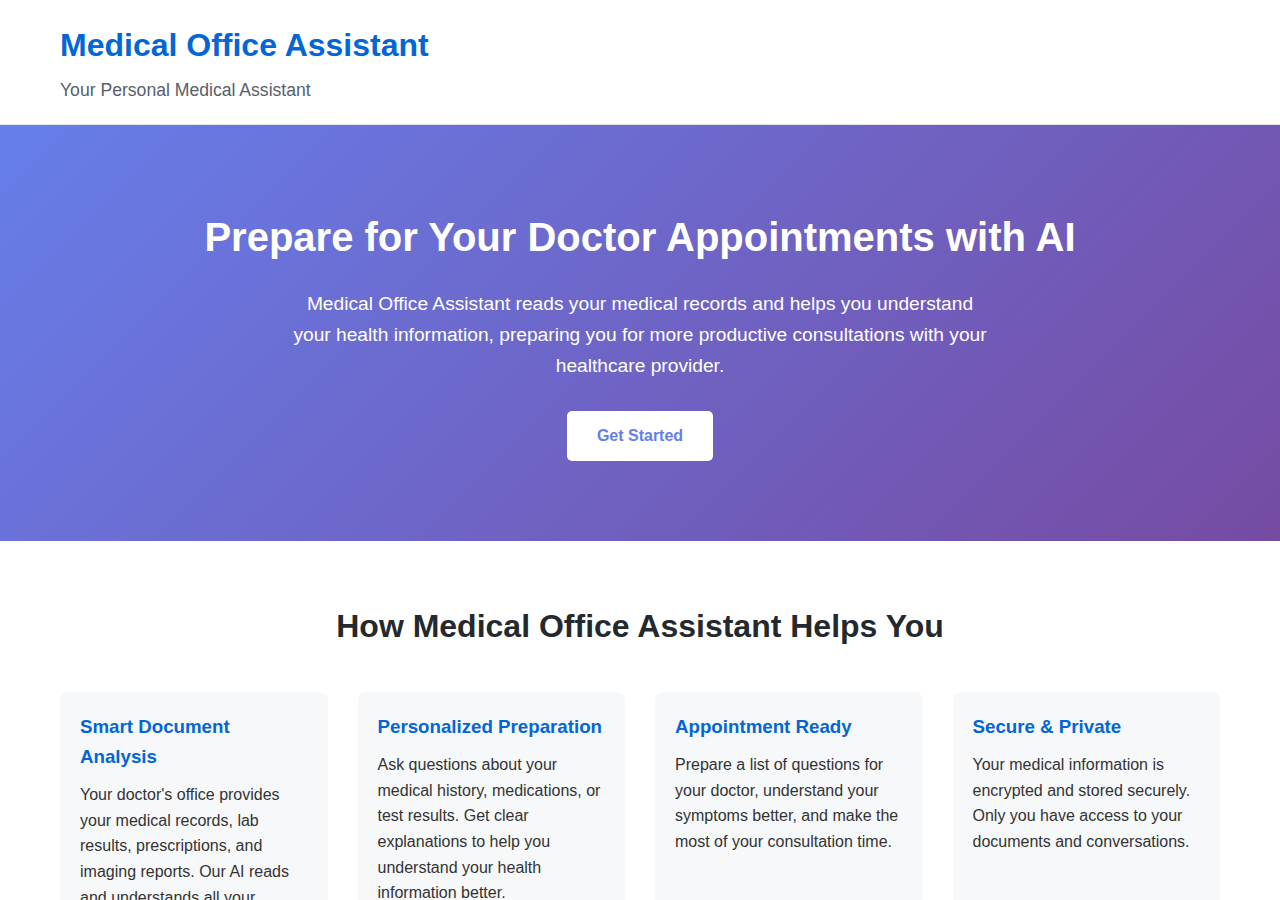
<file: www/index.html>
<!DOCTYPE html>
<html lang="en">
<head>
    <meta charset="UTF-8">
    <meta name="viewport" content="width=device-width, initial-scale=1.0">
    <title>AI Office - Medical Assistant Application</title>
    <style>
        body, html {
            margin: 0;
            padding: 0;
            height: 100%;
            overflow: hidden;
        }
        iframe {
            width: 100%;
            height: 100%;
            border: none;
            display: block;
        }
    </style>
</head>
<body>
    <iframe src="pg_index/" title="AI Office"></iframe>
</body>
</html>
</file>
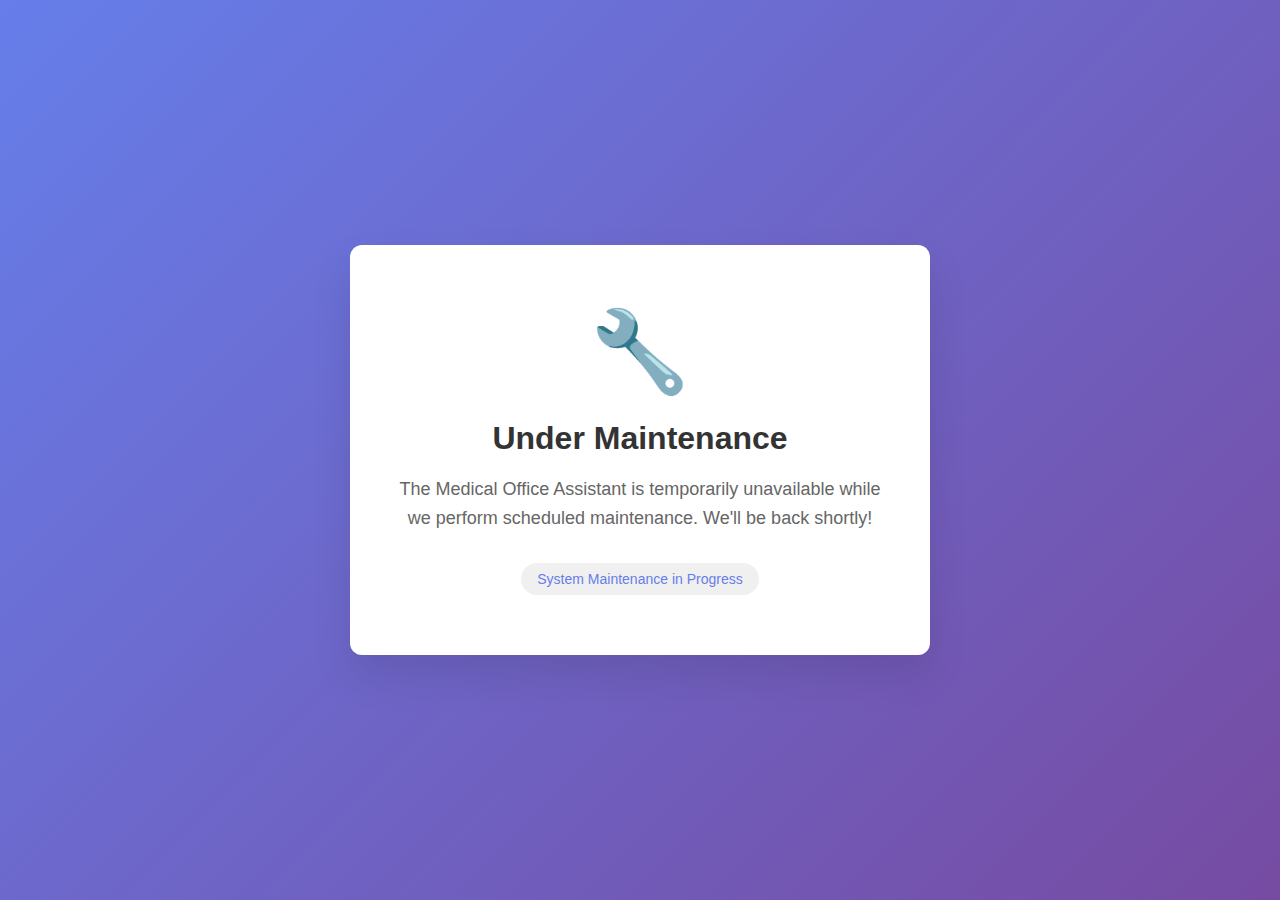
<file: www_down/index.html>
<!DOCTYPE html>
<html lang="en">
<head>
    <meta charset="UTF-8">
    <meta name="viewport" content="width=device-width, initial-scale=1.0">
    <title>Medical Office Assistant - Under Maintenance</title>
    <style>
        body {
            margin: 0;
            padding: 0;
            font-family: -apple-system, BlinkMacSystemFont, 'Segoe UI', Roboto, 'Helvetica Neue', Arial, sans-serif;
            background: linear-gradient(135deg, #667eea 0%, #764ba2 100%);
            min-height: 100vh;
            display: flex;
            align-items: center;
            justify-content: center;
        }
        .maintenance-container {
            background: white;
            border-radius: 12px;
            box-shadow: 0 20px 40px rgba(0, 0, 0, 0.1);
            padding: 60px 40px;
            max-width: 500px;
            text-align: center;
        }
        .icon {
            font-size: 80px;
            margin-bottom: 20px;
        }
        h1 {
            color: #333;
            font-size: 32px;
            margin-bottom: 16px;
            font-weight: 600;
        }
        p {
            color: #666;
            font-size: 18px;
            line-height: 1.6;
            margin-bottom: 30px;
        }
        .status {
            display: inline-block;
            background: #f0f0f0;
            padding: 8px 16px;
            border-radius: 20px;
            color: #667eea;
            font-weight: 500;
            font-size: 14px;
        }
    </style>
</head>
<body>
    <div class="maintenance-container">
        <div class="icon">🔧</div>
        <h1>Under Maintenance</h1>
        <p>
            The Medical Office Assistant is temporarily unavailable while we perform scheduled maintenance.
            We'll be back shortly!
        </p>
        <div class="status">System Maintenance in Progress</div>
    </div>
</body>
</html>
</file>
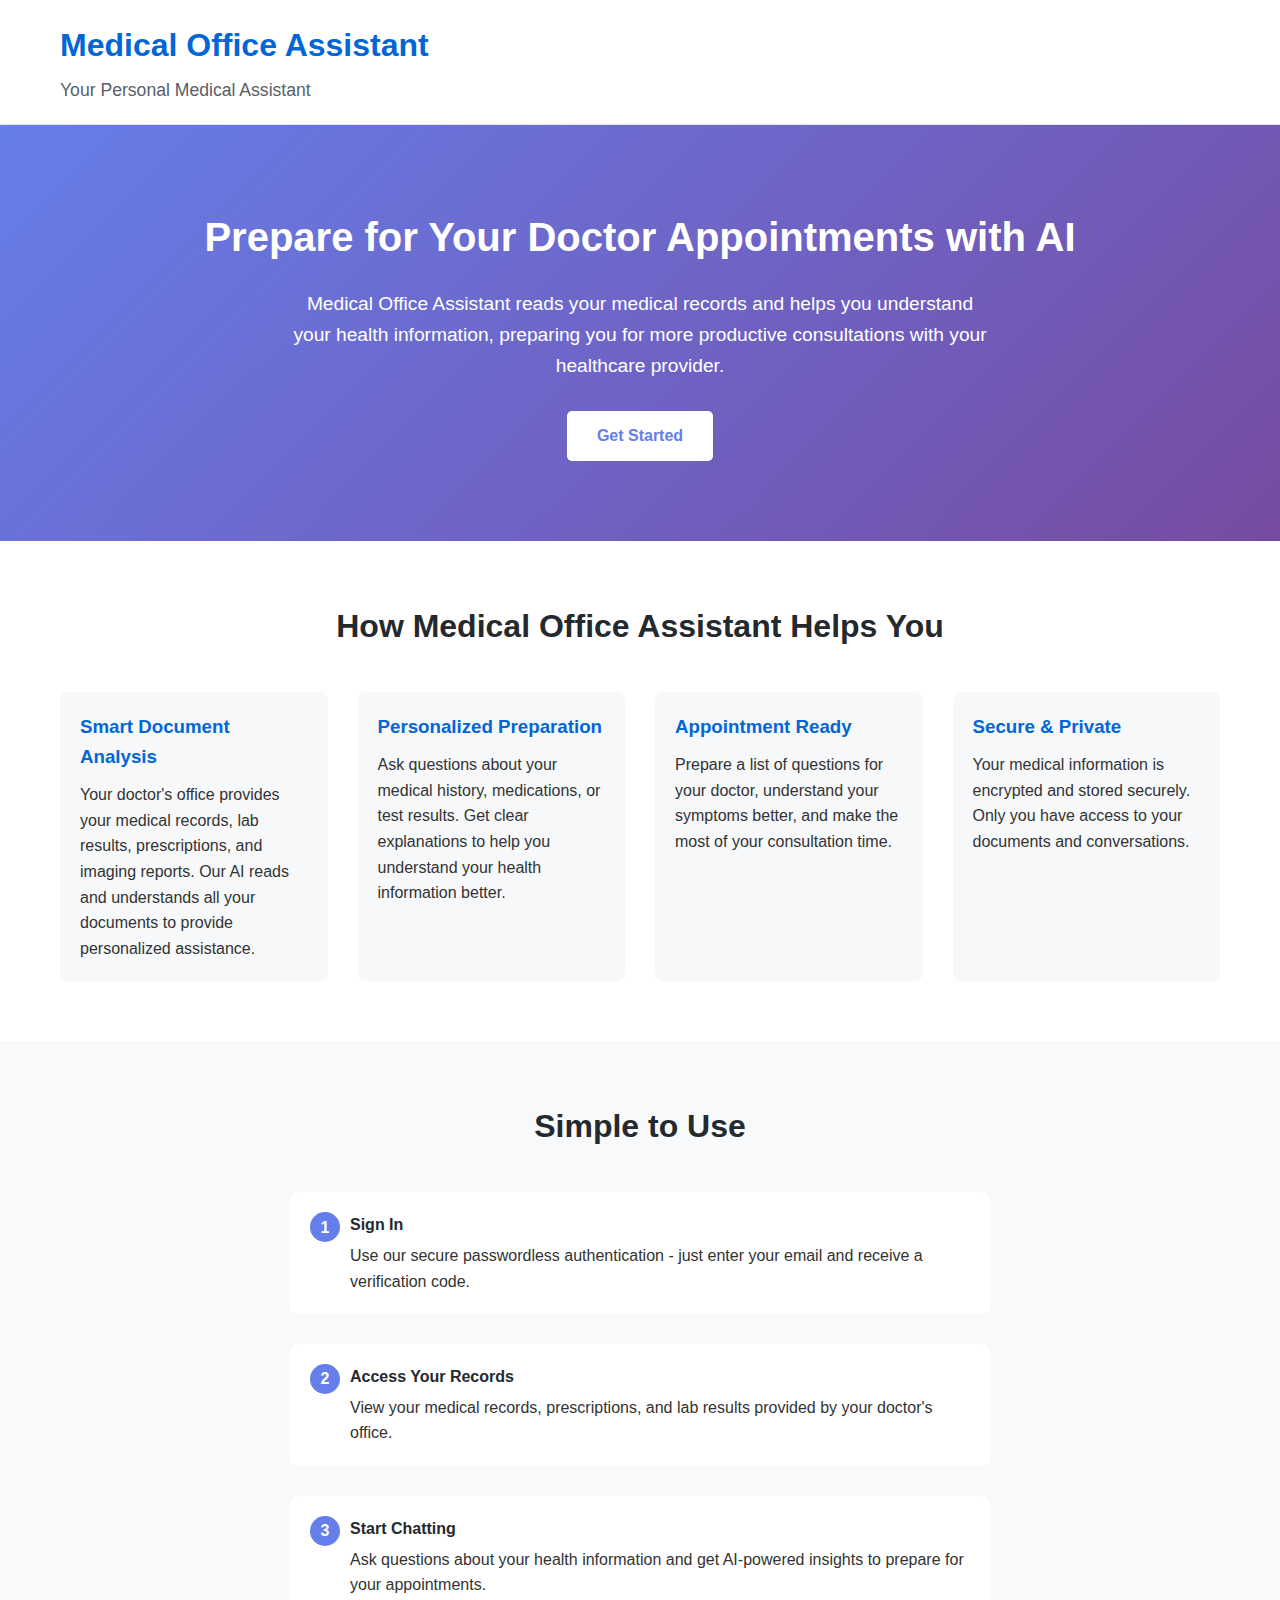
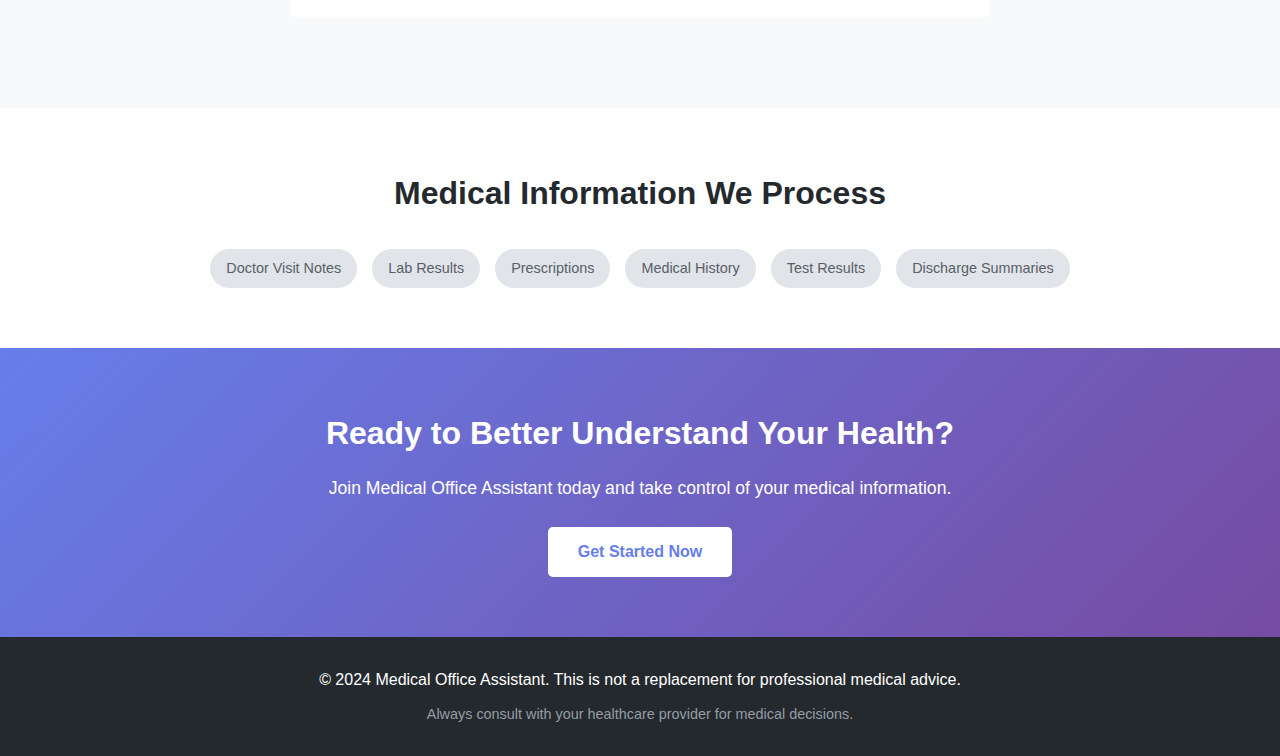
<file: www/pg_index/index.html>
<!DOCTYPE html>
<html lang="en">
<head>
    <meta charset="UTF-8">
    <meta name="viewport" content="width=device-width, initial-scale=1.0">
    <title>Medical Office Assistant</title>
    <link rel="stylesheet" href="style.css">
</head>
<body>
    <header>
        <div class="container">
            <h1>Medical Office Assistant</h1>
            <p class="tagline">Your Personal Medical Assistant</p>
        </div>
    </header>

    <main>
        <section class="hero">
            <div class="container">
                <h2>Prepare for Your Doctor Appointments with AI</h2>
                <p class="lead">Medical Office Assistant reads your medical records and helps you understand your health information, preparing you for more productive consultations with your healthcare provider.</p>
                <a href="../pg_login/" class="btn-primary">Get Started</a>
            </div>
        </section>

        <section class="features">
            <div class="container">
                <h2>How Medical Office Assistant Helps You</h2>
                <div class="feature-grid">
                    <div class="feature">
                        <h3>Smart Document Analysis</h3>
                        <p>Your doctor's office provides your medical records, lab results, prescriptions, and imaging reports. Our AI reads and understands all your documents to provide personalized assistance.</p>
                    </div>
                    <div class="feature">
                        <h3>Personalized Preparation</h3>
                        <p>Ask questions about your medical history, medications, or test results. Get clear explanations to help you understand your health information better.</p>
                    </div>
                    <div class="feature">
                        <h3>Appointment Ready</h3>
                        <p>Prepare a list of questions for your doctor, understand your symptoms better, and make the most of your consultation time.</p>
                    </div>
                    <div class="feature">
                        <h3>Secure & Private</h3>
                        <p>Your medical information is encrypted and stored securely. Only you have access to your documents and conversations.</p>
                    </div>
                </div>
            </div>
        </section>

        <section class="how-it-works">
            <div class="container">
                <h2>Simple to Use</h2>
                <ol class="steps">
                    <li>
                        <strong>Sign In</strong>
                        <p>Use our secure passwordless authentication - just enter your email and receive a verification code.</p>
                    </li>
                    <li>
                        <strong>Access Your Records</strong>
                        <p>View your medical records, prescriptions, and lab results provided by your doctor's office.</p>
                    </li>
                    <li>
                        <strong>Start Chatting</strong>
                        <p>Ask questions about your health information and get AI-powered insights to prepare for your appointments.</p>
                    </li>
                </ol>
            </div>
        </section>

        <section class="supported-docs">
            <div class="container">
                <h2>Medical Information We Process</h2>
                <div class="doc-types">
                    <span class="doc-type">Doctor Visit Notes</span>
                    <span class="doc-type">Lab Results</span>
                    <span class="doc-type">Prescriptions</span>
                    <span class="doc-type">Medical History</span>
                    <span class="doc-type">Test Results</span>
                    <span class="doc-type">Discharge Summaries</span>
                </div>
            </div>
        </section>

        <section class="cta">
            <div class="container">
                <h2>Ready to Better Understand Your Health?</h2>
                <p>Join Medical Office Assistant today and take control of your medical information.</p>
                <a href="../pg_login/" class="btn-primary">Get Started Now</a>
            </div>
        </section>
    </main>

    <footer>
        <div class="container">
            <p>&copy; 2024 Medical Office Assistant. This is not a replacement for professional medical advice.</p>
            <p class="disclaimer">Always consult with your healthcare provider for medical decisions.</p>
        </div>
    </footer>

    <script src="app.js"></script>
</body>
</html>
</file>
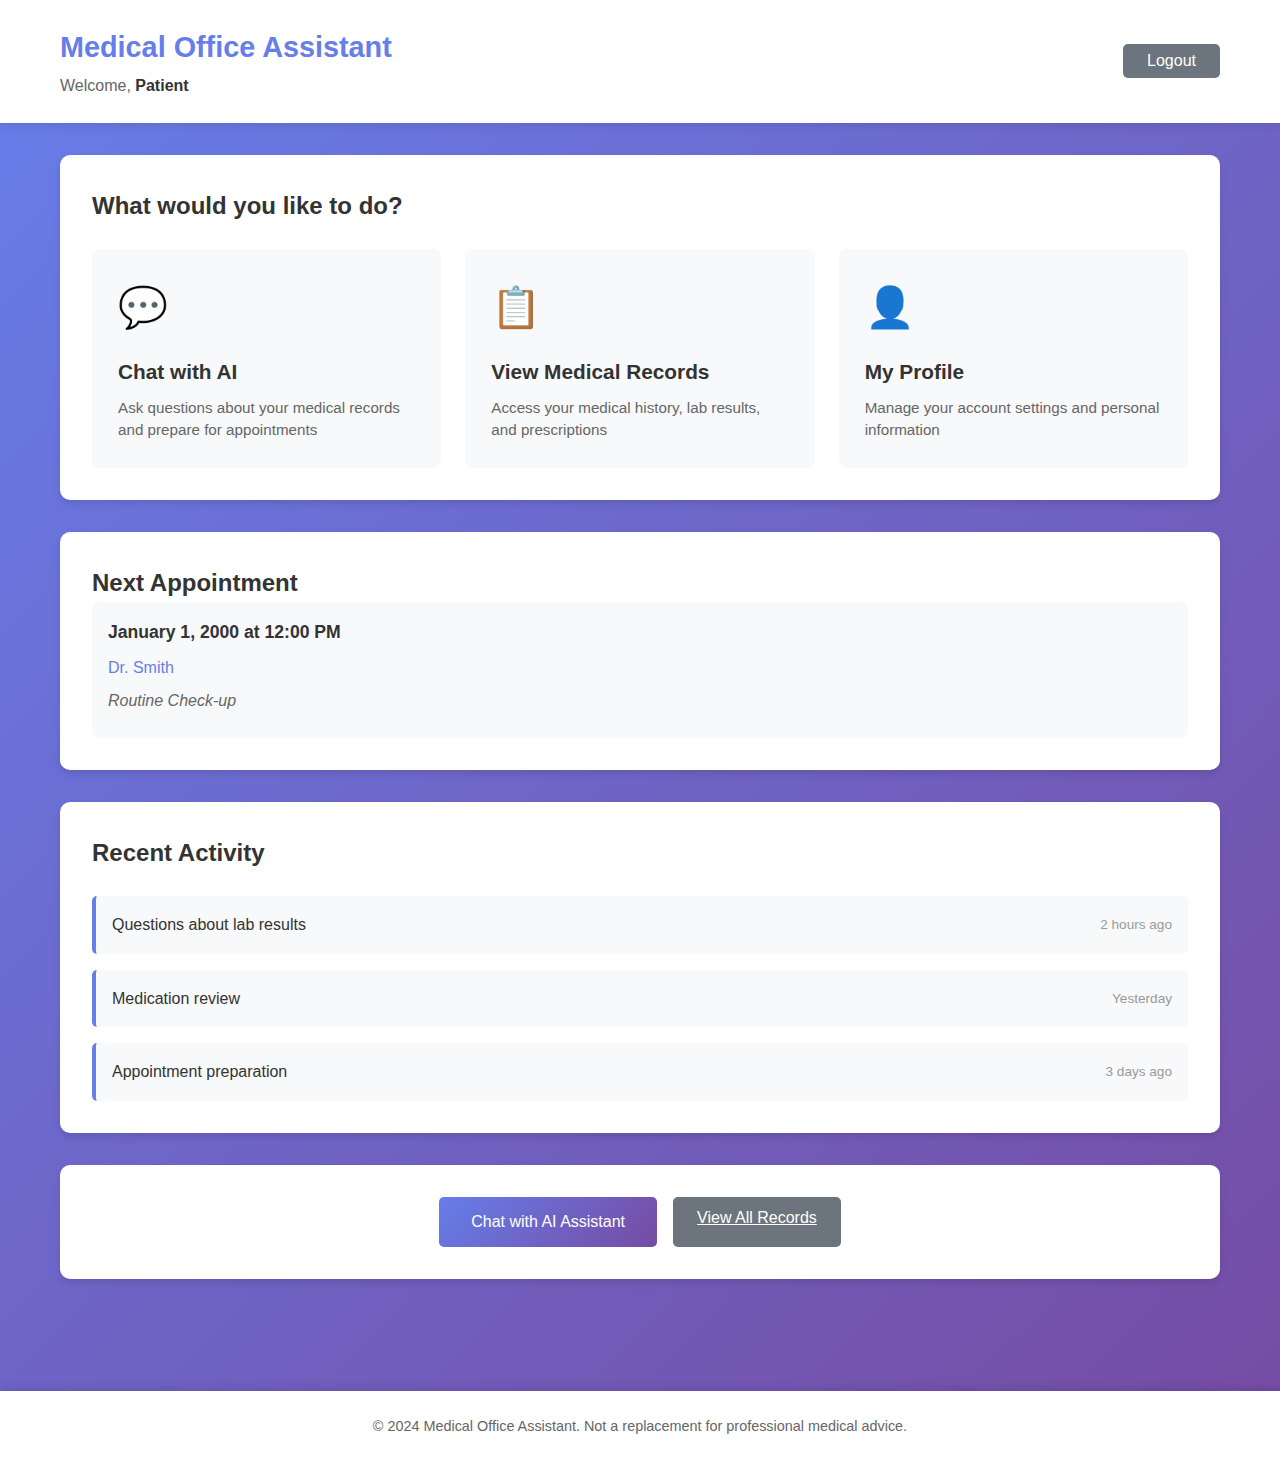
<file: www/pg_main/index.html>
<!DOCTYPE html>
<html lang="en">
<head>
    <meta charset="UTF-8">
    <meta name="viewport" content="width=device-width, initial-scale=1.0">
    <title>Dashboard - Medical Office Assistant</title>
    <link rel="stylesheet" href="style.css">
</head>
<body>
    <header>
        <div class="container">
            <div class="header-content">
                <div class="logo-section">
                    <h1>Medical Office Assistant</h1>
                    <p class="welcome">Welcome, <span id="userName">Patient</span></p>
                </div>
                <div class="header-actions">
                    <button id="authBtn" class="btn-secondary">Logout</button>
                </div>
            </div>
        </div>
    </header>

    <main>
        <div class="container">
            <section class="main-actions">
                <h2>What would you like to do?</h2>
                <div class="action-cards">
                    <a href="../pg_chat/" class="action-card">
                        <div class="card-icon">💬</div>
                        <h3>Chat with AI</h3>
                        <p>Ask questions about your medical records and prepare for appointments</p>
                    </a>
                    <a href="../pg_records/" class="action-card">
                        <div class="card-icon">📋</div>
                        <h3>View Medical Records</h3>
                        <p>Access your medical history, lab results, and prescriptions</p>
                    </a>
                    <a href="../pg_profile/" class="action-card">
                        <div class="card-icon">👤</div>
                        <h3>My Profile</h3>
                        <p>Manage your account settings and personal information</p>
                    </a>
                </div>
            </section>

            <section class="next-appointment">
                <h2 id="appointmentHeading">Next Appointment</h2>
                <div id="appointmentInfo" class="appointment-card">
                    <div class="appointment-details">
                        <p class="appointment-date" id="appointmentDate">January 1, 2000 at 12:00 PM</p>
                        <p class="appointment-doctor" id="appointmentDoctor">Dr. Smith</p>
                        <p class="appointment-type" id="appointmentType">Routine Check-up</p>
                        <p class="appointment-location" id="appointmentLocation" style="display: none;"></p>
                    </div>
                </div>
                <div class="no-appointment" id="noAppointment" style="display: none;">
                    <p>(none)</p>
                </div>
            </section>

            <section class="recent-activity">
                <h2>Recent Activity</h2>
                <div id="recentChats" class="recent-chats">
                    <div class="chat-item">
                        <div class="chat-title">Questions about lab results</div>
                        <div class="chat-time">2 hours ago</div>
                    </div>
                    <div class="chat-item">
                        <div class="chat-title">Medication review</div>
                        <div class="chat-time">Yesterday</div>
                    </div>
                    <div class="chat-item">
                        <div class="chat-title">Appointment preparation</div>
                        <div class="chat-time">3 days ago</div>
                    </div>
                </div>
            </section>

            <section class="quick-actions">
                <a href="../pg_chat/" class="btn-primary">Chat with AI Assistant</a>
                <a href="../pg_records/" class="btn-secondary">View All Records</a>
            </section>
        </div>
    </main>

    <footer>
        <div class="container">
            <p>&copy; 2024 Medical Office Assistant. Not a replacement for professional medical advice.</p>
        </div>
    </footer>

    <script src="app.js"></script>
</body>
</html>
</file>
<file: www/pg_index/style.css>
* {
    margin: 0;
    padding: 0;
    box-sizing: border-box;
}

body {
    font-family: -apple-system, BlinkMacSystemFont, 'Segoe UI', Roboto, Oxygen, Ubuntu, sans-serif;
    line-height: 1.6;
    color: #333;
    background: #f8f9fa;
}

.container {
    max-width: 1200px;
    margin: 0 auto;
    padding: 0 20px;
}

header {
    background: #fff;
    border-bottom: 1px solid #e1e4e8;
    padding: 20px 0;
}

header h1 {
    color: #0366d6;
    font-size: 2rem;
    margin-bottom: 5px;
}

.tagline {
    color: #586069;
    font-size: 1.1rem;
}

.hero {
    background: linear-gradient(135deg, #667eea 0%, #764ba2 100%);
    color: white;
    padding: 80px 0;
    text-align: center;
}

.hero h2 {
    font-size: 2.5rem;
    margin-bottom: 20px;
}

.lead {
    font-size: 1.2rem;
    margin-bottom: 30px;
    max-width: 700px;
    margin-left: auto;
    margin-right: auto;
}

.btn-primary {
    display: inline-block;
    background: #fff;
    color: #667eea;
    padding: 12px 30px;
    border-radius: 5px;
    text-decoration: none;
    font-weight: 600;
    transition: transform 0.3s, box-shadow 0.3s;
}

.btn-primary:hover {
    transform: translateY(-2px);
    box-shadow: 0 10px 20px rgba(0,0,0,0.1);
}

.features {
    padding: 60px 0;
    background: white;
}

.features h2 {
    text-align: center;
    margin-bottom: 40px;
    font-size: 2rem;
    color: #24292e;
}

.feature-grid {
    display: grid;
    grid-template-columns: repeat(auto-fit, minmax(250px, 1fr));
    gap: 30px;
}

.feature {
    padding: 20px;
    border-radius: 8px;
    background: #f6f8fa;
}

.feature h3 {
    color: #0366d6;
    margin-bottom: 10px;
}

.how-it-works {
    padding: 60px 0;
    background: #f8f9fa;
}

.how-it-works h2 {
    text-align: center;
    margin-bottom: 40px;
    font-size: 2rem;
    color: #24292e;
}

.steps {
    max-width: 700px;
    margin: 0 auto;
    counter-reset: step-counter;
}

.steps li {
    position: relative;
    padding: 20px 20px 20px 60px;
    margin-bottom: 30px;
    background: white;
    border-radius: 8px;
    list-style: none;
    counter-increment: step-counter;
}

.steps li::before {
    content: counter(step-counter);
    position: absolute;
    left: 20px;
    top: 20px;
    width: 30px;
    height: 30px;
    background: #667eea;
    color: white;
    border-radius: 50%;
    display: flex;
    align-items: center;
    justify-content: center;
    font-weight: bold;
}

.steps strong {
    color: #24292e;
    display: block;
    margin-bottom: 5px;
}

.supported-docs {
    padding: 60px 0;
    background: white;
}

.supported-docs h2 {
    text-align: center;
    margin-bottom: 30px;
    font-size: 2rem;
    color: #24292e;
}

.doc-types {
    display: flex;
    flex-wrap: wrap;
    justify-content: center;
    gap: 15px;
}

.doc-type {
    background: #e1e4e8;
    padding: 8px 16px;
    border-radius: 20px;
    font-size: 0.9rem;
    color: #586069;
}

.cta {
    background: linear-gradient(135deg, #667eea 0%, #764ba2 100%);
    color: white;
    padding: 60px 0;
    text-align: center;
}

.cta h2 {
    margin-bottom: 15px;
    font-size: 2rem;
}

.cta p {
    margin-bottom: 25px;
    font-size: 1.1rem;
}

footer {
    background: #24292e;
    color: #fff;
    padding: 30px 0;
    text-align: center;
}

.disclaimer {
    font-size: 0.9rem;
    color: #959da5;
    margin-top: 10px;
}

@media (max-width: 768px) {
    .hero h2 {
        font-size: 1.8rem;
    }
    
    .lead {
        font-size: 1rem;
    }
    
    .feature-grid {
        grid-template-columns: 1fr;
    }
}
</file>
<file: www/pg_main/style.css>
* {
    margin: 0;
    padding: 0;
    box-sizing: border-box;
}

body {
    font-family: -apple-system, BlinkMacSystemFont, 'Segoe UI', Roboto, Oxygen, Ubuntu, sans-serif;
    line-height: 1.6;
    color: #333;
    background: linear-gradient(135deg, #667eea 0%, #764ba2 100%);
    min-height: 100vh;
}

.container {
    max-width: 1200px;
    margin: 0 auto;
    padding: 0 20px;
}

header {
    background: white;
    box-shadow: 0 2px 10px rgba(0,0,0,0.1);
    padding: 1.5rem 0;
    margin-bottom: 2rem;
}

.header-content {
    display: flex;
    justify-content: space-between;
    align-items: center;
}

.logo-section h1 {
    color: #667eea;
    font-size: 1.8rem;
    margin-bottom: 0.2rem;
}

.welcome {
    color: #666;
    font-size: 1rem;
}

#userName {
    font-weight: 600;
    color: #333;
}

.btn-secondary {
    background: #6c757d;
    color: white;
    border: none;
    padding: 0.5rem 1.5rem;
    border-radius: 5px;
    cursor: pointer;
    font-size: 1rem;
    transition: background 0.3s;
}

.btn-secondary:hover {
    background: #5a6268;
}

main {
    padding-bottom: 4rem;
}

.main-actions {
    background: white;
    border-radius: 10px;
    padding: 2rem;
    margin-bottom: 2rem;
    box-shadow: 0 4px 6px rgba(0,0,0,0.1);
}

.main-actions h2 {
    color: #333;
    margin-bottom: 1.5rem;
    font-size: 1.5rem;
}

.action-cards {
    display: grid;
    grid-template-columns: repeat(auto-fit, minmax(280px, 1fr));
    gap: 1.5rem;
}

.action-card {
    background: #f8f9fa;
    border-radius: 8px;
    padding: 1.5rem;
    text-decoration: none;
    color: inherit;
    transition: transform 0.3s, box-shadow 0.3s;
    border: 2px solid transparent;
}

.action-card:hover {
    transform: translateY(-5px);
    box-shadow: 0 6px 20px rgba(0,0,0,0.15);
    border-color: #667eea;
}

.card-icon {
    font-size: 2.5rem;
    margin-bottom: 1rem;
}

.action-card h3 {
    color: #333;
    margin-bottom: 0.5rem;
    font-size: 1.3rem;
}

.action-card p {
    color: #666;
    font-size: 0.95rem;
    line-height: 1.5;
}

.recent-activity {
    background: white;
    border-radius: 10px;
    padding: 2rem;
    margin-bottom: 2rem;
    box-shadow: 0 4px 6px rgba(0,0,0,0.1);
}

.recent-activity h2 {
    color: #333;
    margin-bottom: 1.5rem;
    font-size: 1.5rem;
}

.recent-chats {
    display: flex;
    flex-direction: column;
    gap: 1rem;
}

.chat-item {
    display: flex;
    justify-content: space-between;
    align-items: center;
    padding: 1rem;
    background: #f8f9fa;
    border-radius: 5px;
    border-left: 4px solid #667eea;
}

.chat-title {
    color: #333;
    font-weight: 500;
}

.chat-time {
    color: #999;
    font-size: 0.85rem;
}

.chat-preview {
    flex: 1;
}

.chat-excerpt {
    color: #333;
    margin-bottom: 0.3rem;
    font-size: 0.95rem;
}

.chat-date {
    color: #999;
    font-size: 0.85rem;
}

.btn-link {
    color: #667eea;
    text-decoration: none;
    font-weight: 500;
    padding: 0.3rem 1rem;
    border: 1px solid #667eea;
    border-radius: 3px;
    transition: background 0.3s, color 0.3s;
}

.btn-link:hover {
    background: #667eea;
    color: white;
}

.no-chats {
    text-align: center;
    padding: 2rem;
}

.no-chats p {
    color: #666;
    margin-bottom: 1rem;
}

.next-appointment {
    background: white;
    border-radius: 10px;
    padding: 2rem;
    box-shadow: 0 4px 6px rgba(0,0,0,0.1);
    margin-bottom: 2rem;
}

.appointment-card {
    padding: 1rem;
    background: #f8f9fa;
    border-radius: 8px;
}

.appointment-details p {
    margin-bottom: 0.5rem;
}

.appointment-date {
    font-size: 1.1rem;
    font-weight: 600;
    color: #333;
}

.appointment-doctor {
    color: #667eea;
    font-weight: 500;
}

.appointment-type {
    color: #666;
    font-style: italic;
}

.appointment-location {
    color: #666;
    font-size: 0.9rem;
}

.no-appointment {
    text-align: center;
    padding: 1rem;
    color: #999;
    font-style: italic;
}

.quick-actions {
    background: white;
    border-radius: 10px;
    padding: 2rem;
    box-shadow: 0 4px 6px rgba(0,0,0,0.1);
    text-align: center;
    display: flex;
    gap: 1rem;
    justify-content: center;
    flex-wrap: wrap;
}

.btn-primary {
    background: linear-gradient(135deg, #667eea 0%, #764ba2 100%);
    color: white;
    text-decoration: none;
    padding: 0.75rem 2rem;
    border-radius: 5px;
    display: inline-block;
    font-weight: 500;
    transition: transform 0.3s, box-shadow 0.3s;
    border: none;
    cursor: pointer;
    font-size: 1rem;
}

.btn-primary:hover {
    transform: translateY(-2px);
    box-shadow: 0 4px 15px rgba(102, 126, 234, 0.4);
}

footer {
    background: white;
    padding: 1.5rem 0;
    margin-top: 3rem;
    text-align: center;
    box-shadow: 0 -2px 10px rgba(0,0,0,0.1);
}

footer p {
    color: #666;
    font-size: 0.9rem;
}

@media (max-width: 768px) {
    .header-content {
        flex-direction: column;
        text-align: center;
        gap: 1rem;
    }
    
    .action-cards {
        grid-template-columns: 1fr;
    }
    
    .chat-item {
        flex-direction: column;
        align-items: flex-start;
        gap: 0.5rem;
    }
    
    .quick-actions {
        flex-direction: column;
    }
    
    .btn-primary, .btn-secondary {
        width: 100%;
    }
}
</file>
